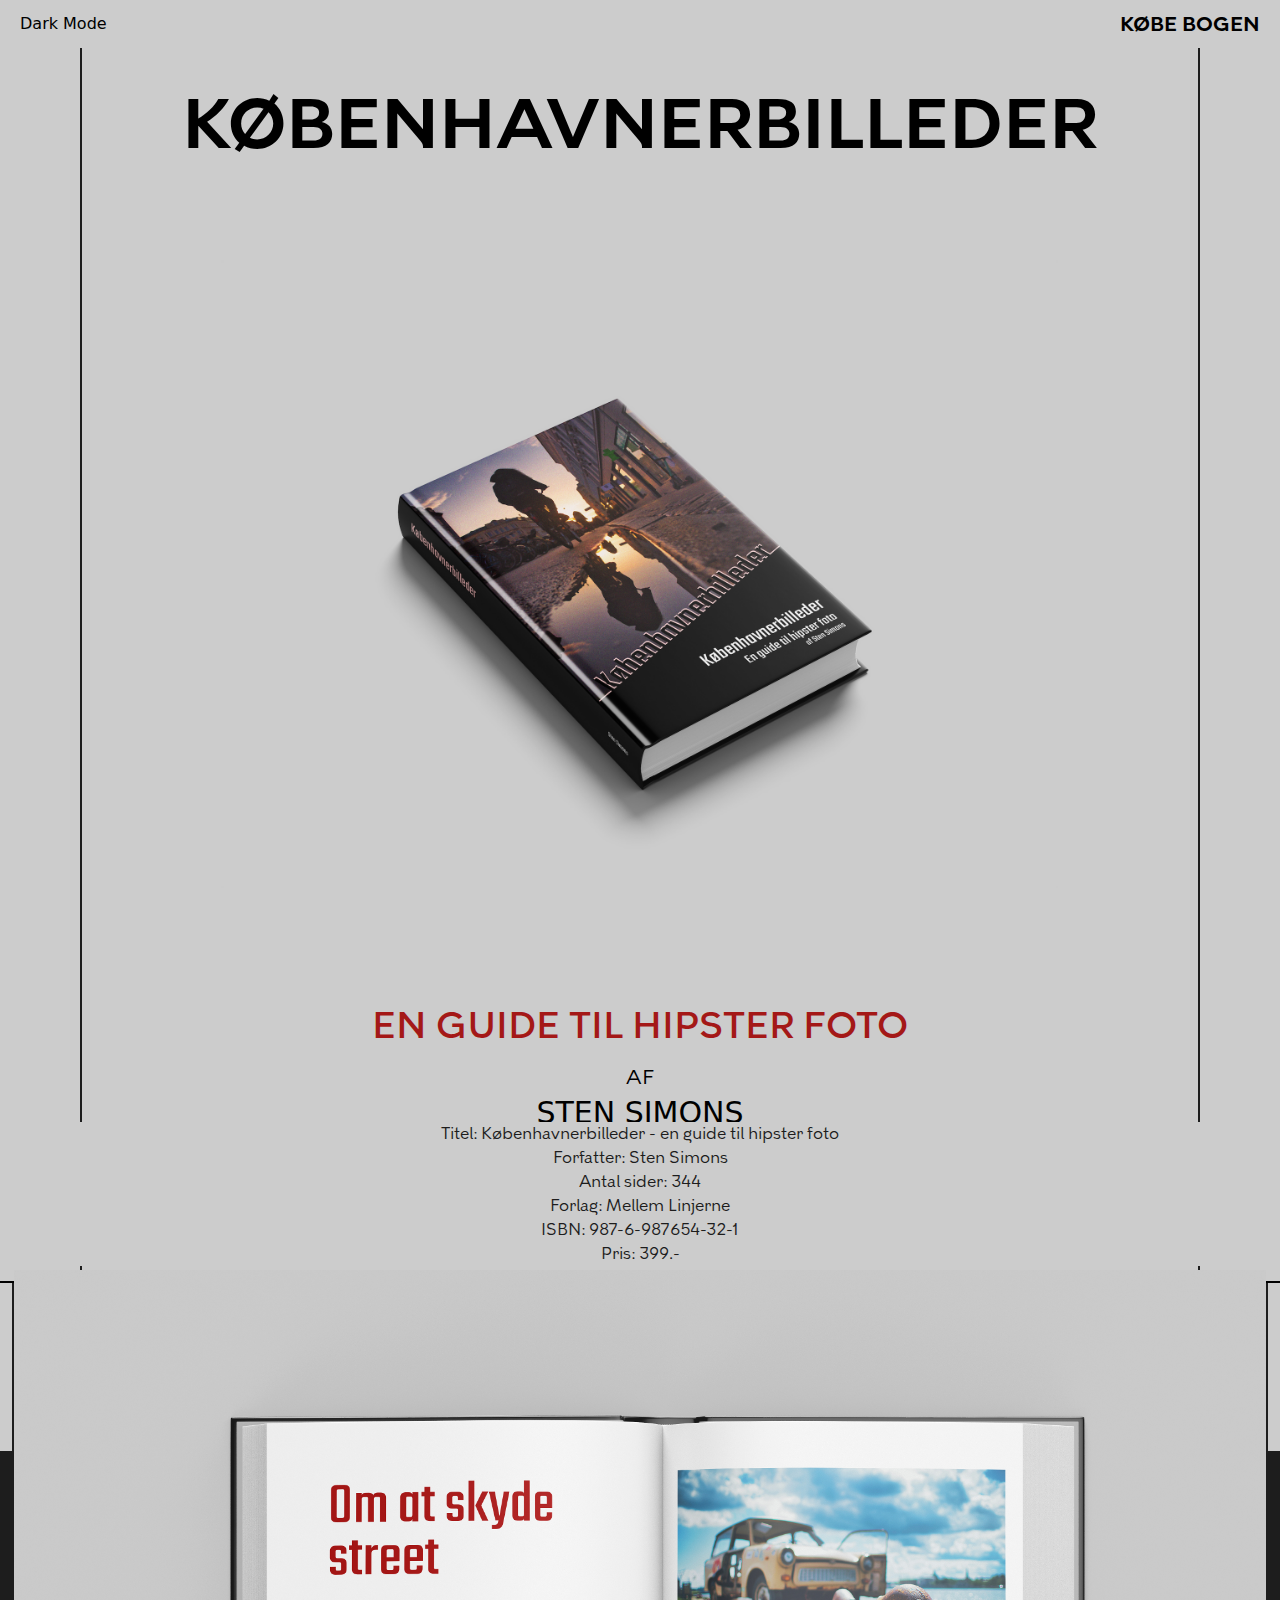
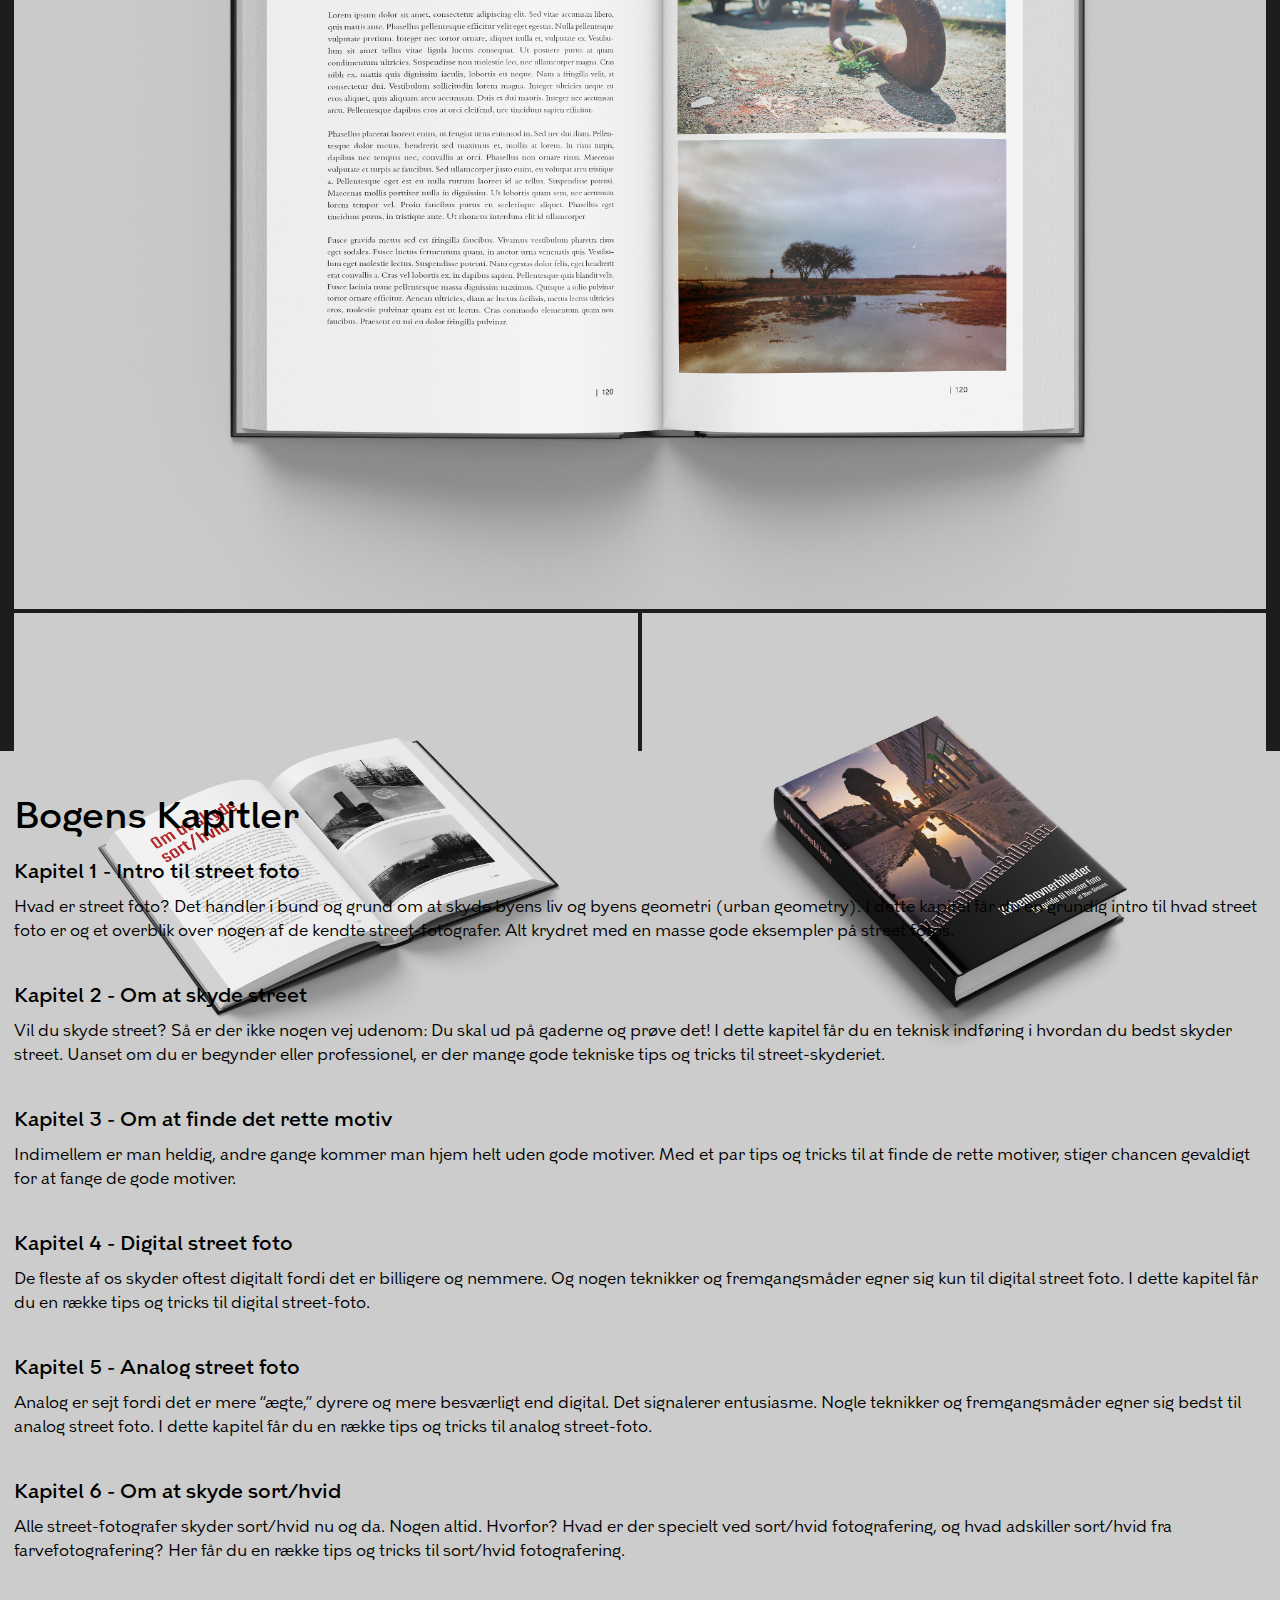
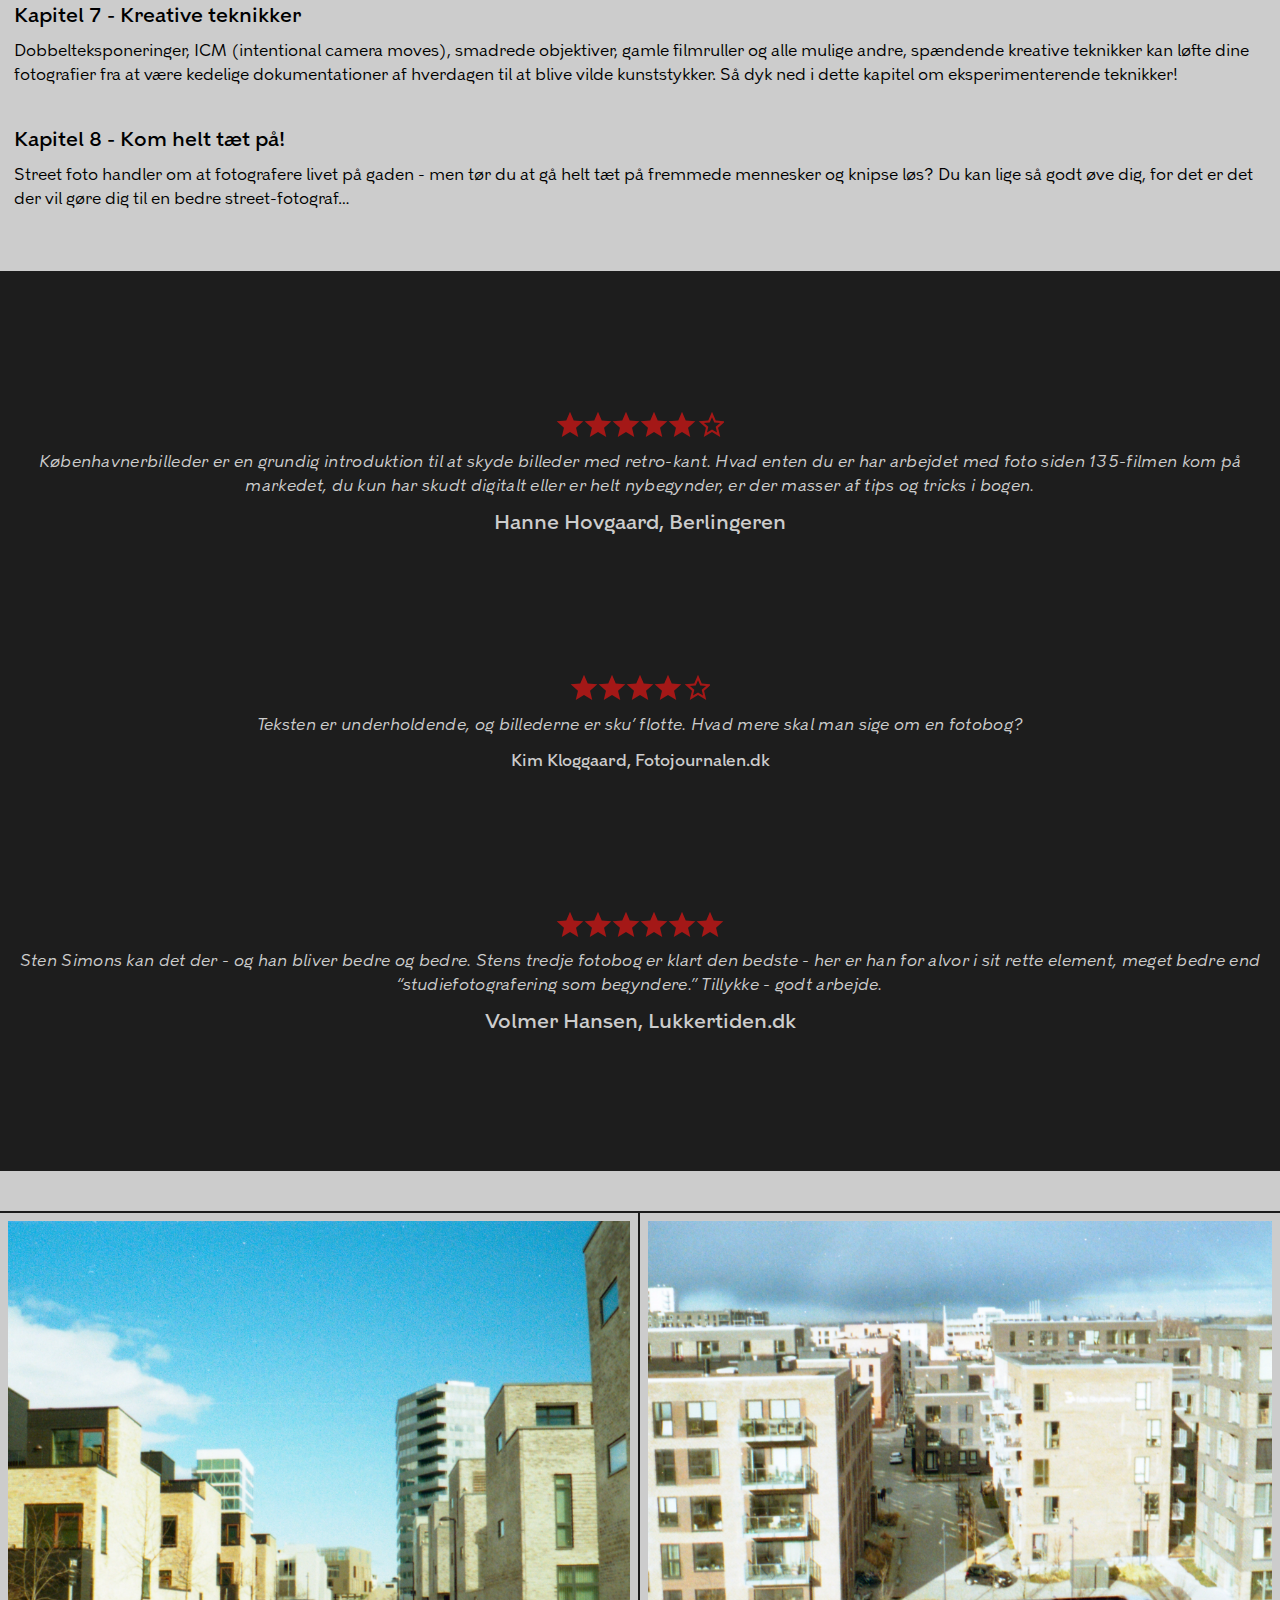
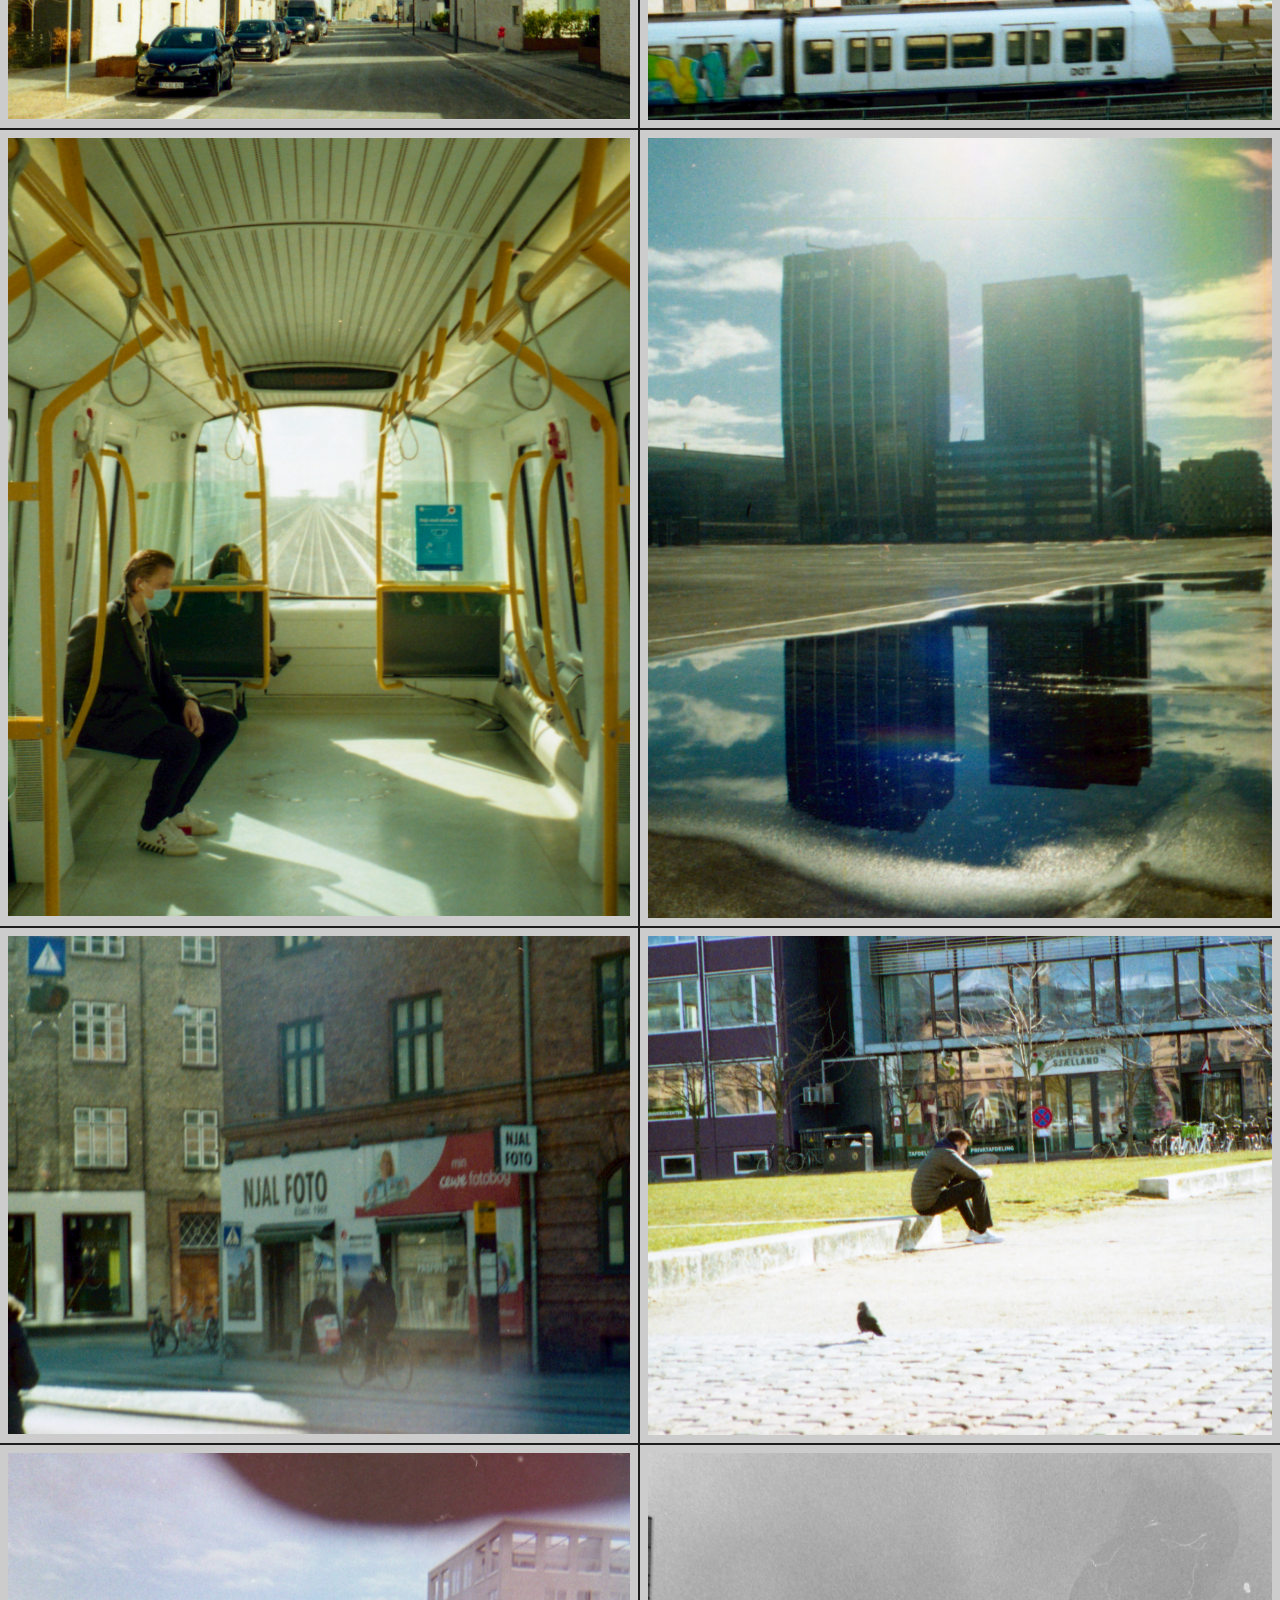
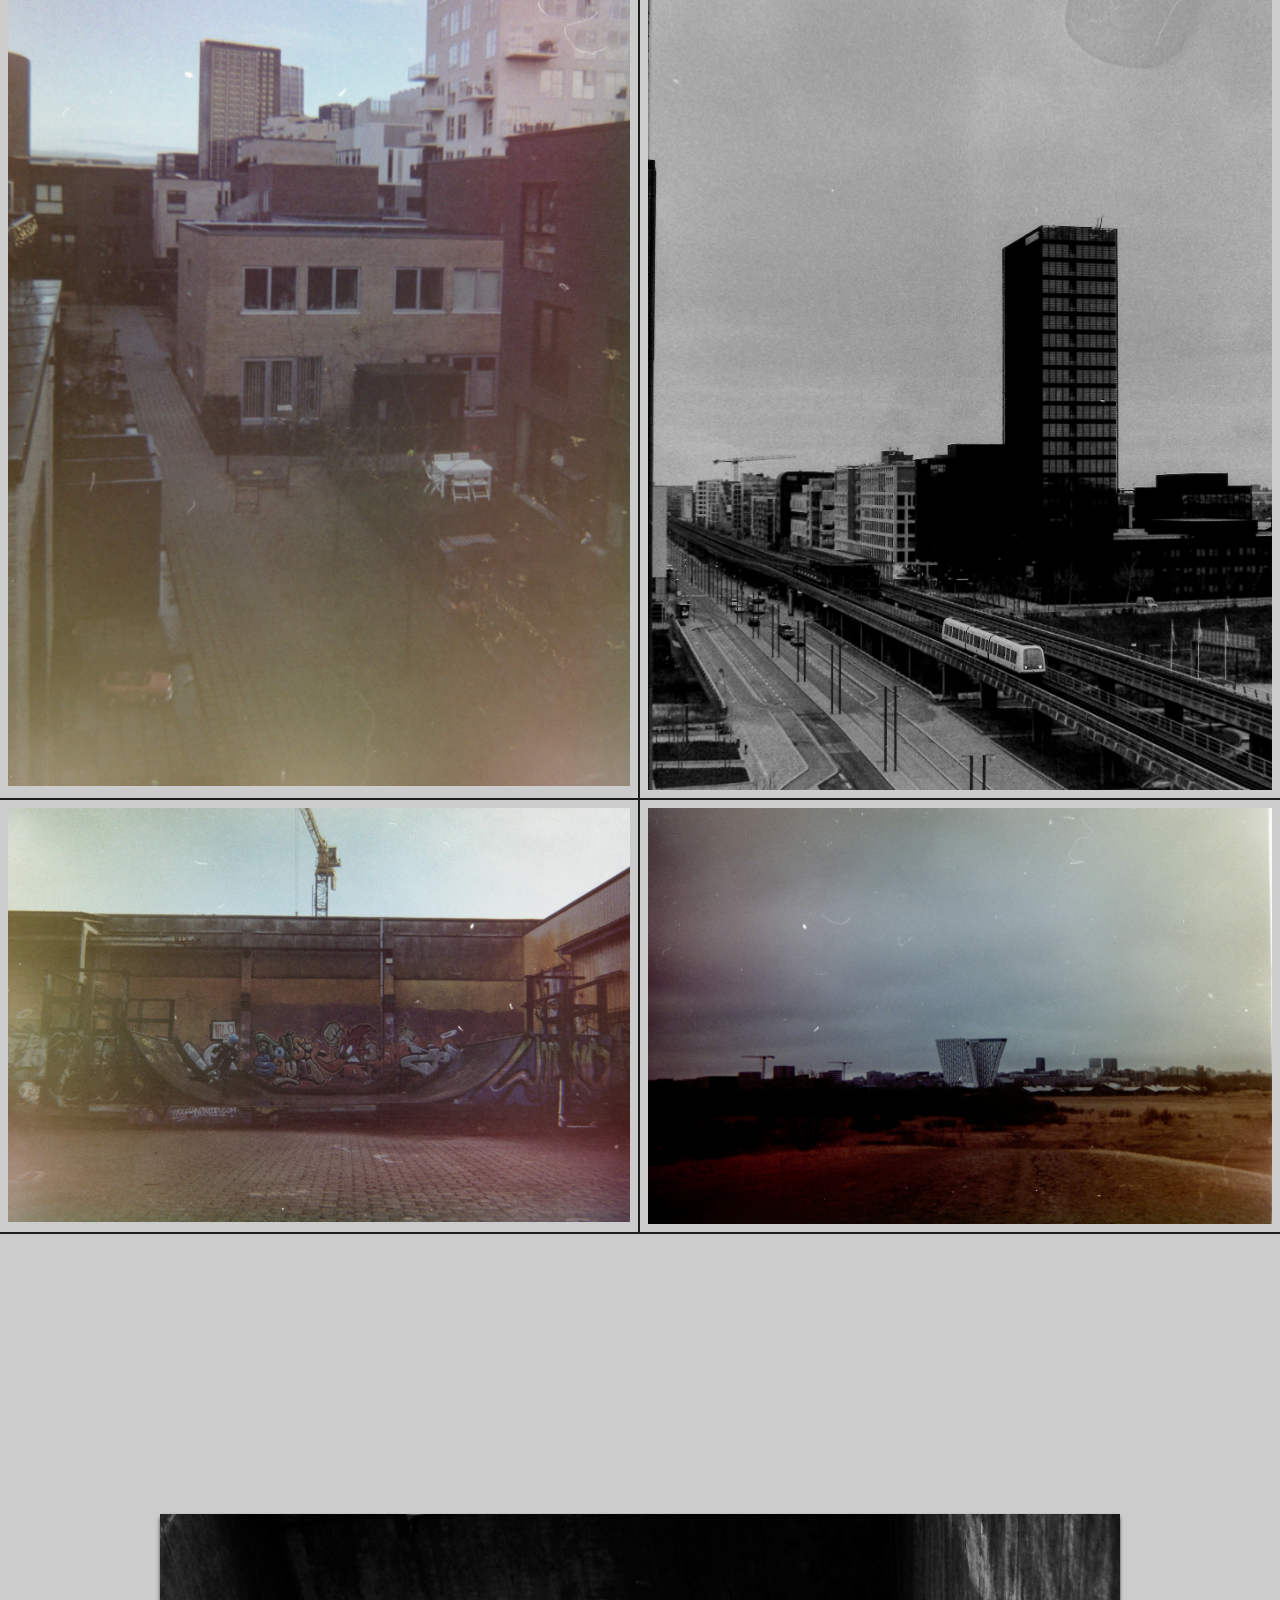
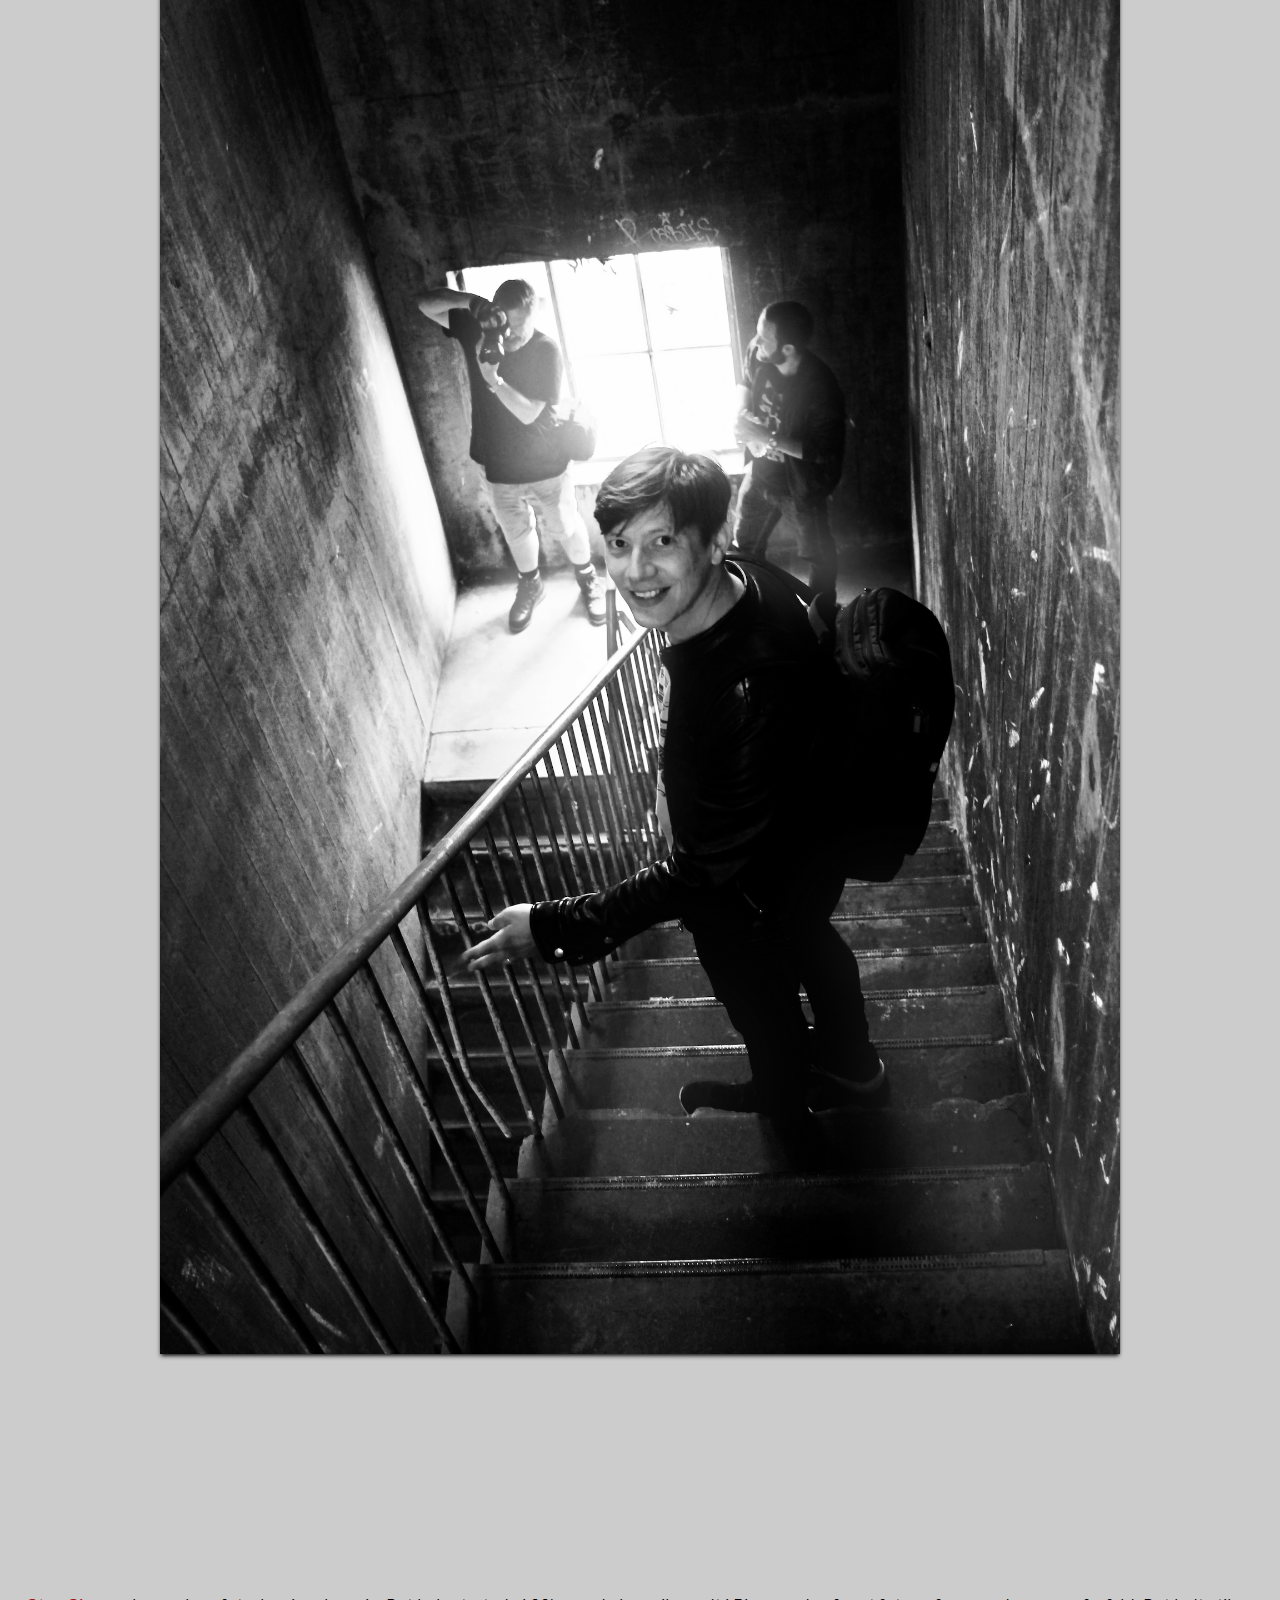
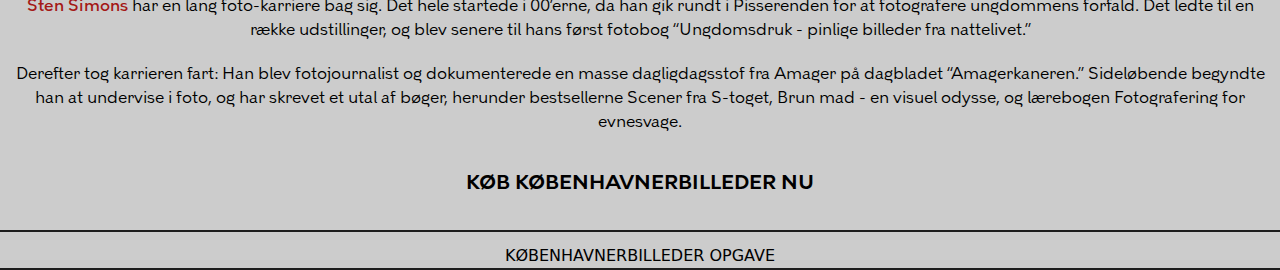
<file: index.html>
<!DOCTYPE html>
<html lang="en">

<head>
  <meta charset="UTF-8" />
  <link rel="icon" type="image/svg+xml" href="/vite.svg" />
  <meta name="viewport" content="width=device-width, initial-scale=1.0" />
  <title>Københavnerbillder</title>
  <script type="module" crossorigin src="./assets/main-a2be60d9.js"></script>
  <link rel="stylesheet" href="./assets/index-d8c3582a.css">
</head>

<body class="dark:bg-secondary bg-primary m-auto box-border">
  <header class="flex justify-between mx-5 my-3 ">
    <button id="toggle-btn">Dark Mode</button>
    <button
      class="text-mb_btnTxt font-kbh_demibold  visited:text-secondary hover:text-accent hover:underline-offset-4 hover:underline">KØBE
      BOGEN</button>
  </header>
  <main>

    <section id="hero" class="text-center bg-primary">
      <div class="border-solid mx-3 border-x-2 pt-1 border-secondary sm:mx-20 ">
        <h1 class=" pt-20 px-1 font-kbh_demibold text-mb_h1 break-words md:text-dt_h1 md:relative z-10 md:pt-10">
          KØBENHAVNERBILLEDER</h1>

        <img class=" object-fill sm: scale-75" src="img/kobenhavnerbilleder-sten-simons.webp" alt="">

        <h2 class="text-mb_h2 font-kbh_medium text-accent py-2">EN GUIDE TIL HIPSTER FOTO</h2>
        <h4 class="text-mb_h4 font-kbh_regular py-2">AF</h4>
        <h3 class="text-mb_h3 pt-2 pb-40">STEN SIMONS</h3>
      </div>
      <div id="bottom-line" class="border-solid border-b-2"></div>
      <div class="border-solid mx-3 border-x-2 border-secondary py-5">
        <h4 class="text-mb_h4 font-kbh_regular pt-5 pb-2">Københavnerbilleder er de danske streetfotografers bibel: Det
          er en fusion
          mellem et kunstværk og en
          lærebog.
        </h4>
        <h4 class="text-mb_h4 font-kbh_regular pt-2 pb-5">Bogen gennemgår alle væsentlige aspekter af
          streetfotografering fra
          grundlæggende teknik til kreative
          eksperimenter. Alt sammen krydret med masser af inspirerende fotos. God læselyst!</h4>
      </div>
    </section>

    <section id="bog-info" class="bg-secondary h-screen content-center	 px-3.5  grid grid-cols-2 auto-rows-max
   gap-1 ">
      <div id="info-container" class="bg-primary  text-center  py-auto col-span-2">
        <h5 class="text-secondary text-mb-h5 font-kbh_regular ">Titel: Københavnerbilleder - en guide til hipster foto
        </h5>
        <h5 class="text-secondary text-mb-h5 font-kbh_regular ">Forfatter: Sten Simons</h5>
        <h5 class="text-secondary text-mb-h5 font-kbh_regular ">Antal sider: 344</h5>
        <h5 class="text-secondary text-mb-h5 font-kbh_regular ">Forlag: Mellem Linjerne</h5>
        <h5 class="text-secondary text-mb-h5 font-kbh_regular ">ISBN: 987-6-987654-32-1</h5>
        <h5 class="text-secondary text-mb-h5 font-kbh_regular ">Pris: 399.-</h5>
      </div>
      <img class=" col-span-2 row-start-2 row-end-4" src="img/kobenhavnerbilleder_oppefra.webp" alt="">
      <img class="" src="img/kobenhavnerbilleder_aaben_venstre.webp" alt="">
      <img class="" src="img/kobenhavnerbilleder-sten-simons.webp" alt="">
    </section>

    <section id="chapters" class="mx-3.5 mb-10">
      <h2 class="font-kbh_medium text-mb_h2 mt-10">Bogens Kapitler</h2>
      <div id="chapterlist-contaier">
        <li class="list-none py-5 	">
          <h4 class="font-kbh_medium text-mb_h4">Kapitel 1 - Intro til street foto</h4>
          <p class="font-kbh_regular text-mb_bodyText pt-3">Hvad er street foto? Det handler i bund og grund om at skyde
            byens liv og byens geometri (urban geometry).
            I dette kapitel får du en grundig intro til hvad street foto er og et overblik over nogen af de kendte
            street-fotografer. Alt krydret med en masse gode eksempler på street fotos.</p>
        </li>
        <li class="list-none py-5	">
          <h4 class="font-kbh_medium text-mb_h4">Kapitel 2 - Om at skyde street</h4>
          <p class="font-kbh_regular text-mb_bodyText pt-3">Vil du skyde street? Så er der ikke nogen vej udenom: Du
            skal ud
            på gaderne og prøve det! I dette kapitel
            får du en teknisk indføring i hvordan du bedst skyder street. Uanset om du er begynder eller professionel,
            er der mange gode tekniske tips og tricks til street-skyderiet.
          </p>
        </li>
        <li class="list-none py-5	">
          <h4 class="font-kbh_medium text-mb_h4">Kapitel 3 - Om at finde det rette motiv</h4>
          <p class="font-kbh_regular text-mb_bodyText pt-3">Indimellem er man heldig, andre gange kommer man hjem helt
            uden
            gode motiver. Med et par tips og tricks til
            at finde de rette motiver, stiger chancen gevaldigt for at fange de gode motiver.</p>
        </li>
        <li class="list-none py-5	">
          <h4 class="font-kbh_medium text-mb_h4">Kapitel 4 - Digital street foto</h4>
          <p class="font-kbh_regular text-mb_bodyText pt-3">De fleste af os skyder oftest digitalt fordi det er
            billigere og
            nemmere. Og nogen teknikker og
            fremgangsmåder egner sig kun til digital street foto. I dette kapitel får du en række tips og tricks til
            digital street-foto.</p>
        </li>
        <li class="list-none py-5	">
          <h4 class="font-kbh_medium text-mb_h4 ">Kapitel 5 - Analog street foto</h4>
          <p class="font-kbh_regular text-mb_bodyText pt-3">Analog er sejt fordi det er mere “ægte,” dyrere og mere
            besværligt end digital. Det signalerer entusiasme.
            Nogle teknikker og fremgangsmåder egner sig bedst til analog street foto. I dette kapitel får du en række
            tips og tricks til analog street-foto.
          </p>
        </li>
        <li class="list-none py-5	">
          <h4 class="font-kbh_medium text-mb_h4">Kapitel 6 - Om at skyde sort/hvid</h4>
          <p class="font-kbh_regular text-mb_bodyText pt-3">Alle street-fotografer skyder sort/hvid nu og da. Nogen
            altid.
            Hvorfor? Hvad er der specielt ved sort/hvid
            fotografering, og hvad adskiller sort/hvid fra farvefotografering? Her får du en række tips og tricks til
            sort/hvid fotografering. </p>
        </li>
        <li class="list-none py-5	">
          <h4 class="font-kbh_medium text-mb_h4">Kapitel 7 - Kreative teknikker</h4>
          <p class="font-kbh_regular text-mb_bodyText pt-3">Dobbelteksponeringer, ICM (intentional camera moves),
            smadrede
            objektiver, gamle filmruller og alle mulige
            andre, spændende kreative teknikker kan løfte dine fotografier fra at være kedelige dokumentationer af
            hverdagen til at blive vilde kunststykker. Så dyk ned i dette kapitel om eksperimenterende teknikker!</p>
        </li>
        <li class="list-none py-5	">
          <h4 class="font-kbh_medium text-mb_h4">Kapitel 8 - Kom helt tæt på!</h4>
          <p class="font-kbh_regular text-mb_bodyText pt-3">Street foto handler om at fotografere livet på gaden - men
            tør du
            at gå helt tæt på fremmede mennesker og
            knipse løs? Du kan lige så godt øve dig, for det er det der vil gøre dig til en bedre street-fotograf…</p>
        </li>
      </div>
    </section>

    <section id="reviews" class="bg-secondary h-screen flex flex-col justify-evenly">
      <div id="review-container1" class="flex  flex-col items-center text-center gap-3 mx-3.5">
        <div id="stars" class="flex flex-row items-center">
          <svg width="28" height="26" viewBox="0 0 28 26" fill="none" xmlns="http://www.w3.org/2000/svg">
            <path
              d="M14 21.0267L22.24 26L20.0533 16.6267L27.3333 10.32L17.7466 9.50669L14 0.666687L10.2533 9.50669L0.666626 10.32L7.94663 16.6267L5.75996 26L14 21.0267Z"
              fill="#A41817" />
          </svg>
          <svg width="28" height="26" viewBox="0 0 28 26" fill="none" xmlns="http://www.w3.org/2000/svg">
            <path
              d="M14 21.0267L22.24 26L20.0533 16.6267L27.3333 10.32L17.7466 9.50669L14 0.666687L10.2533 9.50669L0.666626 10.32L7.94663 16.6267L5.75996 26L14 21.0267Z"
              fill="#A41817" />
          </svg>
          <svg width="28" height="26" viewBox="0 0 28 26" fill="none" xmlns="http://www.w3.org/2000/svg">
            <path
              d="M14 21.0267L22.24 26L20.0533 16.6267L27.3333 10.32L17.7466 9.50669L14 0.666687L10.2533 9.50669L0.666626 10.32L7.94663 16.6267L5.75996 26L14 21.0267Z"
              fill="#A41817" />
          </svg>
          <svg width="28" height="26" viewBox="0 0 28 26" fill="none" xmlns="http://www.w3.org/2000/svg">
            <path
              d="M14 21.0267L22.24 26L20.0533 16.6267L27.3333 10.32L17.7466 9.50669L14 0.666687L10.2533 9.50669L0.666626 10.32L7.94663 16.6267L5.75996 26L14 21.0267Z"
              fill="#A41817" />
          </svg>
          <svg width="28" height="26" viewBox="0 0 28 26" fill="none" xmlns="http://www.w3.org/2000/svg">
            <path
              d="M14 21.0267L22.24 26L20.0533 16.6267L27.3333 10.32L17.7466 9.50669L14 0.666687L10.2533 9.50669L0.666626 10.32L7.94663 16.6267L5.75996 26L14 21.0267Z"
              fill="#A41817" />
          </svg>
          <svg width="28" height="29" viewBox="0 0 28 29" fill="none" xmlns="http://www.w3.org/2000/svg">
            <path
              d="M29.3333 12.32L19.7466 11.4934L16 2.66669L12.2533 11.5067L2.66663 12.32L9.94663 18.6267L7.75996 28L16 23.0267L24.24 28L22.0666 18.6267L29.3333 12.32ZM16 20.5334L10.9866 23.56L12.32 17.8534L7.89329 14.0134L13.7333 13.5067L16 8.13335L18.28 13.52L24.12 14.0267L19.6933 17.8667L21.0266 23.5734L16 20.5334Z"
              fill="#A41817" />
          </svg>
        </div>

        <p id="quote1" class="text-mb_quoteText font-kbh_italic text-primary">
          Københavnerbilleder er en grundig introduktion til at skyde billeder med retro-kant. Hvad enten du er har
          arbejdet med foto siden 135-filmen kom på markedet, du kun har skudt digitalt eller er helt nybegynder, er der
          masser af tips og tricks i bogen.
        </p>

        <h5 class="font-kbh_medium text-primary text-mb_h4 ">Hanne Hovgaard, Berlingeren</h5>
      </div>
      <div id="review-container2" class="flex  flex-col items-center text-center gap-3 mx-3.5">
        <div id="stars-4/5" class="flex flex-row items-center">
          <svg width="28" height="26" viewBox="0 0 28 26" fill="none" xmlns="http://www.w3.org/2000/svg">
            <path
              d="M14 21.0267L22.24 26L20.0533 16.6267L27.3333 10.32L17.7466 9.50669L14 0.666687L10.2533 9.50669L0.666626 10.32L7.94663 16.6267L5.75996 26L14 21.0267Z"
              fill="#A41817" />
          </svg>
          <svg width="28" height="26" viewBox="0 0 28 26" fill="none" xmlns="http://www.w3.org/2000/svg">
            <path
              d="M14 21.0267L22.24 26L20.0533 16.6267L27.3333 10.32L17.7466 9.50669L14 0.666687L10.2533 9.50669L0.666626 10.32L7.94663 16.6267L5.75996 26L14 21.0267Z"
              fill="#A41817" />
          </svg>
          <svg width="28" height="26" viewBox="0 0 28 26" fill="none" xmlns="http://www.w3.org/2000/svg">
            <path
              d="M14 21.0267L22.24 26L20.0533 16.6267L27.3333 10.32L17.7466 9.50669L14 0.666687L10.2533 9.50669L0.666626 10.32L7.94663 16.6267L5.75996 26L14 21.0267Z"
              fill="#A41817" />
          </svg>
          <svg width="28" height="26" viewBox="0 0 28 26" fill="none" xmlns="http://www.w3.org/2000/svg">
            <path
              d="M14 21.0267L22.24 26L20.0533 16.6267L27.3333 10.32L17.7466 9.50669L14 0.666687L10.2533 9.50669L0.666626 10.32L7.94663 16.6267L5.75996 26L14 21.0267Z"
              fill="#A41817" />
          </svg>
          <svg width="28" height="29" viewBox="0 0 28 29" fill="none" xmlns="http://www.w3.org/2000/svg">
            <path
              d="M29.3333 12.32L19.7466 11.4934L16 2.66669L12.2533 11.5067L2.66663 12.32L9.94663 18.6267L7.75996 28L16 23.0267L24.24 28L22.0666 18.6267L29.3333 12.32ZM16 20.5334L10.9866 23.56L12.32 17.8534L7.89329 14.0134L13.7333 13.5067L16 8.13335L18.28 13.52L24.12 14.0267L19.6933 17.8667L21.0266 23.5734L16 20.5334Z"
              fill="#A41817" />
          </svg>
        </div>

        <p id="quote2" class="text-mb_quoteText font-kbh_italic text-primary">
          Teksten er underholdende, og billederne er sku’ flotte. Hvad mere skal man sige om en fotobog?
        </p>

        <h5 class="font-kbh_medium text-primary text-mb_h4' ">Kim Kloggaard, Fotojournalen.dk</h5>
      </div>
      <div id="review-container3" class="flex  flex-col items-center text-center gap-3 mx-3.5">
        <div id="stars-6/6" class="flex flex-row items-center">
          <svg width="28" height="26" viewBox="0 0 28 26" fill="none" xmlns="http://www.w3.org/2000/svg">
            <path
              d="M14 21.0267L22.24 26L20.0533 16.6267L27.3333 10.32L17.7466 9.50669L14 0.666687L10.2533 9.50669L0.666626 10.32L7.94663 16.6267L5.75996 26L14 21.0267Z"
              fill="#A41817" />
          </svg>
          <svg width="28" height="26" viewBox="0 0 28 26" fill="none" xmlns="http://www.w3.org/2000/svg">
            <path
              d="M14 21.0267L22.24 26L20.0533 16.6267L27.3333 10.32L17.7466 9.50669L14 0.666687L10.2533 9.50669L0.666626 10.32L7.94663 16.6267L5.75996 26L14 21.0267Z"
              fill="#A41817" />
          </svg>
          <svg width="28" height="26" viewBox="0 0 28 26" fill="none" xmlns="http://www.w3.org/2000/svg">
            <path
              d="M14 21.0267L22.24 26L20.0533 16.6267L27.3333 10.32L17.7466 9.50669L14 0.666687L10.2533 9.50669L0.666626 10.32L7.94663 16.6267L5.75996 26L14 21.0267Z"
              fill="#A41817" />
          </svg>
          <svg width="28" height="26" viewBox="0 0 28 26" fill="none" xmlns="http://www.w3.org/2000/svg">
            <path
              d="M14 21.0267L22.24 26L20.0533 16.6267L27.3333 10.32L17.7466 9.50669L14 0.666687L10.2533 9.50669L0.666626 10.32L7.94663 16.6267L5.75996 26L14 21.0267Z"
              fill="#A41817" />
          </svg>
          <svg width="28" height="26" viewBox="0 0 28 26" fill="none" xmlns="http://www.w3.org/2000/svg">
            <path
              d="M14 21.0267L22.24 26L20.0533 16.6267L27.3333 10.32L17.7466 9.50669L14 0.666687L10.2533 9.50669L0.666626 10.32L7.94663 16.6267L5.75996 26L14 21.0267Z"
              fill="#A41817" />
          </svg> <svg width="28" height="26" viewBox="0 0 28 26" fill="none" xmlns="http://www.w3.org/2000/svg">
            <path
              d="M14 21.0267L22.24 26L20.0533 16.6267L27.3333 10.32L17.7466 9.50669L14 0.666687L10.2533 9.50669L0.666626 10.32L7.94663 16.6267L5.75996 26L14 21.0267Z"
              fill="#A41817" />
          </svg>

        </div>

        <p id="quote3" class="text-mb_quoteText font-kbh_italic text-primary">
          Sten Simons kan det der - og han bliver bedre og bedre. Stens tredje fotobog er klart den bedste - her er han
          for alvor i sit rette element, meget bedre end “studiefotografering som begyndere.” Tillykke - godt arbejde.
        </p>

        <h5 class="font-kbh_medium text-primary text-mb_h4 ">Volmer Hansen, Lukkertiden.dk</h5>
      </div>
    </section>

    <section id="image-gallery" class=" grid grid-cols-2 py-10 ">
      <div class="p-2 border-solid  border-t-2 border-r-2 border-secondary">
        <img src="img/orestad-til-islands-brygge-pentax-auto-110-24.webp" alt="">
      </div>
      <div class="p-2 border-solid  border-t-2  border-secondary">
        <img src="img/orestad-til-islands-brygge-pentax-auto-110.webp" alt="">
      </div>
      <div class="p-2 border-solid  border-t-2 border-r-2 border-secondary">
        <img src="img/orestad-til-islands-brygge-pentax-auto-110-16.webp" alt="">
      </div>
      <div class="p-2 border-solid  border-t-2  border-secondary">
        <img src="img/orestad-til-islands-brygge-pentax-auto-110-19.webp" alt="">
      </div>
      <div class="p-2 border-solid  border-t-2 border-r-2 border-secondary">
        <img src="img/orestad-til-islands-brygge-pentax-auto-110-17.webp" alt="">
      </div>
      <div class="p-2 border-solid  border-t-2  border-secondary">
        <img src="img/orestad-til-islands-brygge-pentax-auto-110-12.webp" alt="">
      </div>
      <div class="p-2 border-solid  border-t-2 border-r-2 border-secondary">
        <img src="img/agfa-genanvendeligt-kamera-35mm-film-2-7.webp" alt="">
      </div>
      <div class="p-2 border-solid  border-t-2  border-secondary">
        <img src="img/nikkormat-ft2-orestad-c-6.webp" alt="">
      </div>
      <div class="p-2 border-solid  border-y-2 border-r-2 border-secondary">
        <img src="img/agfa-genanvendeligt-kamera-35mm-film-2-5.webp" alt="">
      </div>
      <div class="p-2 border-solid  border-y-2  border-secondary">
        <img src="img/amarminoen-med-et-agfa-le-box-3.webp" alt="">
      </div>
    </section>
    <section id="author" class="relative">
      <div id="background" class="">
        <img class="scale-75 relative shadow-md shadow-secondary" src="img/sten_simons.webp" alt="">
      </div>
      <div class="mx-3.5 text-center">
        <p class="text-mb_bodyText font-kbh_regular text-center"> <span
            class="text-accent text-mb_bodyText font-kbh_medium"> Sten Simons</span> har en lang foto-karriere bag sig.
          Det hele startede i 00’erne, da han gik rundt i Pisserenden
          for
          at fotografere ungdommens forfald. Det ledte til en række udstillinger, og blev senere til hans først fotobog
          “Ungdomsdruk - pinlige billeder fra nattelivet.”</p>
        <p class="text-mb_bodyText font-kbh_regular pt-5 text-center">Derefter tog karrieren fart: Han blev
          fotojournalist og dokumenterede en masse dagligdagsstof fra Amager på
          dagbladet “Amagerkaneren.” Sideløbende begyndte han at undervise i foto, og har skrevet et utal af bøger,
          herunder bestsellerne Scener fra S-toget, Brun mad - en visuel odysse, og lærebogen Fotografering for
          evnesvage.
        </p>
        <button
          class="py-10 font-kbh_demibold text-mb_btnTxt visited:text-secondary hover:text-accent hover:underline-offset-4 hover:underline">KØB
          KØBENHAVNERBILLEDER NU</button>
      </div>
    </section>

  </main>

  <footer class="border-solid pt-3 border-y-2 text-center border-secondary ">
    <p>KØBENHAVNERBILLEDER OPGAVE</p>

  </footer>


  
</body>

</html>
</file>
<file: assets/index-d8c3582a.css>
*,:before,:after{box-sizing:border-box;border-width:0;border-style:solid;border-color:currentColor}:before,:after{--tw-content: ""}html{line-height:1.5;-webkit-text-size-adjust:100%;-moz-tab-size:4;-o-tab-size:4;tab-size:4;font-family:ui-sans-serif,system-ui,-apple-system,BlinkMacSystemFont,Segoe UI,Roboto,Helvetica Neue,Arial,Noto Sans,sans-serif,"Apple Color Emoji","Segoe UI Emoji",Segoe UI Symbol,"Noto Color Emoji";font-feature-settings:normal}body{margin:0;line-height:inherit}hr{height:0;color:inherit;border-top-width:1px}abbr:where([title]){-webkit-text-decoration:underline dotted;text-decoration:underline dotted}h1,h2,h3,h4,h5,h6{font-size:inherit;font-weight:inherit}a{color:inherit;text-decoration:inherit}b,strong{font-weight:bolder}code,kbd,samp,pre{font-family:ui-monospace,SFMono-Regular,Menlo,Monaco,Consolas,Liberation Mono,Courier New,monospace;font-size:1em}small{font-size:80%}sub,sup{font-size:75%;line-height:0;position:relative;vertical-align:baseline}sub{bottom:-.25em}sup{top:-.5em}table{text-indent:0;border-color:inherit;border-collapse:collapse}button,input,optgroup,select,textarea{font-family:inherit;font-size:100%;font-weight:inherit;line-height:inherit;color:inherit;margin:0;padding:0}button,select{text-transform:none}button,[type=button],[type=reset],[type=submit]{-webkit-appearance:button;background-color:transparent;background-image:none}:-moz-focusring{outline:auto}:-moz-ui-invalid{box-shadow:none}progress{vertical-align:baseline}::-webkit-inner-spin-button,::-webkit-outer-spin-button{height:auto}[type=search]{-webkit-appearance:textfield;outline-offset:-2px}::-webkit-search-decoration{-webkit-appearance:none}::-webkit-file-upload-button{-webkit-appearance:button;font:inherit}summary{display:list-item}blockquote,dl,dd,h1,h2,h3,h4,h5,h6,hr,figure,p,pre{margin:0}fieldset{margin:0;padding:0}legend{padding:0}ol,ul,menu{list-style:none;margin:0;padding:0}textarea{resize:vertical}input::-moz-placeholder,textarea::-moz-placeholder{opacity:1;color:#9ca3af}input::placeholder,textarea::placeholder{opacity:1;color:#9ca3af}button,[role=button]{cursor:pointer}:disabled{cursor:default}img,svg,video,canvas,audio,iframe,embed,object{display:block;vertical-align:middle}img,video{max-width:100%;height:auto}[hidden]{display:none}[type=text],[type=email],[type=url],[type=password],[type=number],[type=date],[type=datetime-local],[type=month],[type=search],[type=tel],[type=time],[type=week],[multiple],textarea,select{-webkit-appearance:none;-moz-appearance:none;appearance:none;background-color:#fff;border-color:#6b7280;border-width:1px;border-radius:0;padding:.5rem .75rem;font-size:1rem;line-height:1.5rem;--tw-shadow: 0 0 #0000}[type=text]:focus,[type=email]:focus,[type=url]:focus,[type=password]:focus,[type=number]:focus,[type=date]:focus,[type=datetime-local]:focus,[type=month]:focus,[type=search]:focus,[type=tel]:focus,[type=time]:focus,[type=week]:focus,[multiple]:focus,textarea:focus,select:focus{outline:2px solid transparent;outline-offset:2px;--tw-ring-inset: var(--tw-empty, );--tw-ring-offset-width: 0px;--tw-ring-offset-color: #fff;--tw-ring-color: #2563eb;--tw-ring-offset-shadow: var(--tw-ring-inset) 0 0 0 var(--tw-ring-offset-width) var(--tw-ring-offset-color);--tw-ring-shadow: var(--tw-ring-inset) 0 0 0 calc(1px + var(--tw-ring-offset-width)) var(--tw-ring-color);box-shadow:var(--tw-ring-offset-shadow),var(--tw-ring-shadow),var(--tw-shadow);border-color:#2563eb}input::-moz-placeholder,textarea::-moz-placeholder{color:#6b7280;opacity:1}input::placeholder,textarea::placeholder{color:#6b7280;opacity:1}::-webkit-datetime-edit-fields-wrapper{padding:0}::-webkit-date-and-time-value{min-height:1.5em}::-webkit-datetime-edit,::-webkit-datetime-edit-year-field,::-webkit-datetime-edit-month-field,::-webkit-datetime-edit-day-field,::-webkit-datetime-edit-hour-field,::-webkit-datetime-edit-minute-field,::-webkit-datetime-edit-second-field,::-webkit-datetime-edit-millisecond-field,::-webkit-datetime-edit-meridiem-field{padding-top:0;padding-bottom:0}select{background-image:url("data:image/svg+xml,%3csvg xmlns='http://www.w3.org/2000/svg' fill='none' viewBox='0 0 20 20'%3e%3cpath stroke='%236b7280' stroke-linecap='round' stroke-linejoin='round' stroke-width='1.5' d='M6 8l4 4 4-4'/%3e%3c/svg%3e");background-position:right .5rem center;background-repeat:no-repeat;background-size:1.5em 1.5em;padding-right:2.5rem;-webkit-print-color-adjust:exact;print-color-adjust:exact}[multiple]{background-image:initial;background-position:initial;background-repeat:unset;background-size:initial;padding-right:.75rem;-webkit-print-color-adjust:unset;print-color-adjust:unset}[type=checkbox],[type=radio]{-webkit-appearance:none;-moz-appearance:none;appearance:none;padding:0;-webkit-print-color-adjust:exact;print-color-adjust:exact;display:inline-block;vertical-align:middle;background-origin:border-box;-webkit-user-select:none;-moz-user-select:none;user-select:none;flex-shrink:0;height:1rem;width:1rem;color:#2563eb;background-color:#fff;border-color:#6b7280;border-width:1px;--tw-shadow: 0 0 #0000}[type=checkbox]{border-radius:0}[type=radio]{border-radius:100%}[type=checkbox]:focus,[type=radio]:focus{outline:2px solid transparent;outline-offset:2px;--tw-ring-inset: var(--tw-empty, );--tw-ring-offset-width: 2px;--tw-ring-offset-color: #fff;--tw-ring-color: #2563eb;--tw-ring-offset-shadow: var(--tw-ring-inset) 0 0 0 var(--tw-ring-offset-width) var(--tw-ring-offset-color);--tw-ring-shadow: var(--tw-ring-inset) 0 0 0 calc(2px + var(--tw-ring-offset-width)) var(--tw-ring-color);box-shadow:var(--tw-ring-offset-shadow),var(--tw-ring-shadow),var(--tw-shadow)}[type=checkbox]:checked,[type=radio]:checked{border-color:transparent;background-color:currentColor;background-size:100% 100%;background-position:center;background-repeat:no-repeat}[type=checkbox]:checked{background-image:url("data:image/svg+xml,%3csvg viewBox='0 0 16 16' fill='white' xmlns='http://www.w3.org/2000/svg'%3e%3cpath d='M12.207 4.793a1 1 0 010 1.414l-5 5a1 1 0 01-1.414 0l-2-2a1 1 0 011.414-1.414L6.5 9.086l4.293-4.293a1 1 0 011.414 0z'/%3e%3c/svg%3e")}[type=radio]:checked{background-image:url("data:image/svg+xml,%3csvg viewBox='0 0 16 16' fill='white' xmlns='http://www.w3.org/2000/svg'%3e%3ccircle cx='8' cy='8' r='3'/%3e%3c/svg%3e")}[type=checkbox]:checked:hover,[type=checkbox]:checked:focus,[type=radio]:checked:hover,[type=radio]:checked:focus{border-color:transparent;background-color:currentColor}[type=checkbox]:indeterminate{background-image:url("data:image/svg+xml,%3csvg xmlns='http://www.w3.org/2000/svg' fill='none' viewBox='0 0 16 16'%3e%3cpath stroke='white' stroke-linecap='round' stroke-linejoin='round' stroke-width='2' d='M4 8h8'/%3e%3c/svg%3e");border-color:transparent;background-color:currentColor;background-size:100% 100%;background-position:center;background-repeat:no-repeat}[type=checkbox]:indeterminate:hover,[type=checkbox]:indeterminate:focus{border-color:transparent;background-color:currentColor}[type=file]{background:unset;border-color:inherit;border-width:0;border-radius:0;padding:0;font-size:unset;line-height:inherit}[type=file]:focus{outline:1px solid ButtonText;outline:1px auto -webkit-focus-ring-color}@font-face{font-family:KBH-Demibold;src:url(./KBH-Demibold-09497ae0.otf)}@font-face{font-family:KBH-Medium;src:url(./KBH-Medium-5799ebb5.otf)}@font-face{font-family:KBH-Regular;src:url(./KBH-Regular-f0a0936d.otf)}@font-face{font-family:KBH-Italic;src:url(./KBH-Italic-91d6334c.otf)}*,:before,:after{--tw-border-spacing-x: 0;--tw-border-spacing-y: 0;--tw-translate-x: 0;--tw-translate-y: 0;--tw-rotate: 0;--tw-skew-x: 0;--tw-skew-y: 0;--tw-scale-x: 1;--tw-scale-y: 1;--tw-pan-x: ;--tw-pan-y: ;--tw-pinch-zoom: ;--tw-scroll-snap-strictness: proximity;--tw-ordinal: ;--tw-slashed-zero: ;--tw-numeric-figure: ;--tw-numeric-spacing: ;--tw-numeric-fraction: ;--tw-ring-inset: ;--tw-ring-offset-width: 0px;--tw-ring-offset-color: #fff;--tw-ring-color: rgb(59 130 246 / .5);--tw-ring-offset-shadow: 0 0 #0000;--tw-ring-shadow: 0 0 #0000;--tw-shadow: 0 0 #0000;--tw-shadow-colored: 0 0 #0000;--tw-blur: ;--tw-brightness: ;--tw-contrast: ;--tw-grayscale: ;--tw-hue-rotate: ;--tw-invert: ;--tw-saturate: ;--tw-sepia: ;--tw-drop-shadow: ;--tw-backdrop-blur: ;--tw-backdrop-brightness: ;--tw-backdrop-contrast: ;--tw-backdrop-grayscale: ;--tw-backdrop-hue-rotate: ;--tw-backdrop-invert: ;--tw-backdrop-opacity: ;--tw-backdrop-saturate: ;--tw-backdrop-sepia: }::backdrop{--tw-border-spacing-x: 0;--tw-border-spacing-y: 0;--tw-translate-x: 0;--tw-translate-y: 0;--tw-rotate: 0;--tw-skew-x: 0;--tw-skew-y: 0;--tw-scale-x: 1;--tw-scale-y: 1;--tw-pan-x: ;--tw-pan-y: ;--tw-pinch-zoom: ;--tw-scroll-snap-strictness: proximity;--tw-ordinal: ;--tw-slashed-zero: ;--tw-numeric-figure: ;--tw-numeric-spacing: ;--tw-numeric-fraction: ;--tw-ring-inset: ;--tw-ring-offset-width: 0px;--tw-ring-offset-color: #fff;--tw-ring-color: rgb(59 130 246 / .5);--tw-ring-offset-shadow: 0 0 #0000;--tw-ring-shadow: 0 0 #0000;--tw-shadow: 0 0 #0000;--tw-shadow-colored: 0 0 #0000;--tw-blur: ;--tw-brightness: ;--tw-contrast: ;--tw-grayscale: ;--tw-hue-rotate: ;--tw-invert: ;--tw-saturate: ;--tw-sepia: ;--tw-drop-shadow: ;--tw-backdrop-blur: ;--tw-backdrop-brightness: ;--tw-backdrop-contrast: ;--tw-backdrop-grayscale: ;--tw-backdrop-hue-rotate: ;--tw-backdrop-invert: ;--tw-backdrop-opacity: ;--tw-backdrop-saturate: ;--tw-backdrop-sepia: }.relative{position:relative}.z-10{z-index:10}.col-span-2{grid-column:span 2 / span 2}.row-start-2{grid-row-start:2}.row-end-4{grid-row-end:4}.m-auto{margin:auto}.mx-5{margin-left:1.25rem;margin-right:1.25rem}.my-3{margin-top:.75rem;margin-bottom:.75rem}.mx-3{margin-left:.75rem;margin-right:.75rem}.mx-3\.5{margin-left:.875rem;margin-right:.875rem}.mb-10{margin-bottom:2.5rem}.mt-10{margin-top:2.5rem}.box-border{box-sizing:border-box}.flex{display:flex}.grid{display:grid}.h-screen{height:100vh}.scale-75{--tw-scale-x: .75;--tw-scale-y: .75;transform:translate(var(--tw-translate-x),var(--tw-translate-y)) rotate(var(--tw-rotate)) skew(var(--tw-skew-x)) skewY(var(--tw-skew-y)) scaleX(var(--tw-scale-x)) scaleY(var(--tw-scale-y))}.list-none{list-style-type:none}.auto-rows-max{grid-auto-rows:max-content}.grid-cols-2{grid-template-columns:repeat(2,minmax(0,1fr))}.flex-row{flex-direction:row}.flex-col{flex-direction:column}.content-center{align-content:center}.items-center{align-items:center}.justify-between{justify-content:space-between}.justify-evenly{justify-content:space-evenly}.gap-1{gap:.25rem}.gap-3{gap:.75rem}.break-words{overflow-wrap:break-word}.border-x-2{border-left-width:2px;border-right-width:2px}.border-y-2{border-top-width:2px;border-bottom-width:2px}.border-b-2{border-bottom-width:2px}.border-t-2{border-top-width:2px}.border-r-2{border-right-width:2px}.border-solid{border-style:solid}.border-secondary{--tw-border-opacity: 1;border-color:rgb(29 29 29 / var(--tw-border-opacity))}.bg-primary{--tw-bg-opacity: 1;background-color:rgb(204 204 204 / var(--tw-bg-opacity))}.bg-secondary{--tw-bg-opacity: 1;background-color:rgb(29 29 29 / var(--tw-bg-opacity))}.object-fill{-o-object-fit:fill;object-fit:fill}.p-2{padding:.5rem}.px-1{padding-left:.25rem;padding-right:.25rem}.py-2{padding-top:.5rem;padding-bottom:.5rem}.py-5{padding-top:1.25rem;padding-bottom:1.25rem}.px-3\.5{padding-left:.875rem;padding-right:.875rem}.px-3{padding-left:.75rem;padding-right:.75rem}.py-10{padding-top:2.5rem;padding-bottom:2.5rem}.pt-1{padding-top:.25rem}.pt-20{padding-top:5rem}.pt-2{padding-top:.5rem}.pb-40{padding-bottom:10rem}.pt-5{padding-top:1.25rem}.pb-2{padding-bottom:.5rem}.pb-5{padding-bottom:1.25rem}.pt-3{padding-top:.75rem}.text-center{text-align:center}.font-kbh_demibold{font-family:KBH-Demibold,sans-serif}.font-kbh_medium{font-family:KBH-Medium,sans-serif}.font-kbh_regular{font-family:KBH-Regular,sans-serfif}.font-kbh_italic{font-family:KBH-Italic,sans-serif}.text-mb_btnTxt{font-size:1.25rem;line-height:1rem;letter-spacing:0rem}.text-mb_h1{font-size:2.5rem;line-height:3rem;letter-spacing:0rem}.text-mb_h2{font-size:2.3rem;line-height:3rem;letter-spacing:0rem}.text-mb_h4{font-size:1.25rem;line-height:1.5rem;letter-spacing:0rem}.text-mb_h3{font-size:1.875rem;line-height:1rem;letter-spacing:0rem}.text-mb_bodyText{font-size:1rem;line-height:1.5rem;letter-spacing:0rem}.text-mb_quoteText{font-size:1rem;line-height:1.5rem;letter-spacing:.019rem}.text-accent{--tw-text-opacity: 1;color:rgb(164 24 23 / var(--tw-text-opacity))}.text-secondary{--tw-text-opacity: 1;color:rgb(29 29 29 / var(--tw-text-opacity))}.text-primary{--tw-text-opacity: 1;color:rgb(204 204 204 / var(--tw-text-opacity))}.shadow-md{--tw-shadow: 0 4px 6px -1px rgb(0 0 0 / .1), 0 2px 4px -2px rgb(0 0 0 / .1);--tw-shadow-colored: 0 4px 6px -1px var(--tw-shadow-color), 0 2px 4px -2px var(--tw-shadow-color);box-shadow:var(--tw-ring-offset-shadow, 0 0 #0000),var(--tw-ring-shadow, 0 0 #0000),var(--tw-shadow)}.shadow-secondary{--tw-shadow-color: #1d1d1d;--tw-shadow: var(--tw-shadow-colored)}.ring{--tw-ring-offset-shadow: var(--tw-ring-inset) 0 0 0 var(--tw-ring-offset-width) var(--tw-ring-offset-color);--tw-ring-shadow: var(--tw-ring-inset) 0 0 0 calc(3px + var(--tw-ring-offset-width)) var(--tw-ring-color);box-shadow:var(--tw-ring-offset-shadow),var(--tw-ring-shadow),var(--tw-shadow, 0 0 #0000)}.visited\:text-secondary:visited{color:#1d1d1d}.hover\:text-accent:hover{--tw-text-opacity: 1;color:rgb(164 24 23 / var(--tw-text-opacity))}.hover\:underline:hover{text-decoration-line:underline}.hover\:underline-offset-4:hover{text-underline-offset:4px}.dark .dark\:bg-secondary{--tw-bg-opacity: 1;background-color:rgb(29 29 29 / var(--tw-bg-opacity))}@media (min-width: 640px){.sm\:mx-20{margin-left:5rem;margin-right:5rem}}@media (min-width: 768px){.md\:relative{position:relative}.md\:pt-10{padding-top:2.5rem}.md\:text-dt_h1{font-size:4.375rem;line-height:4rem;letter-spacing:0rem}}
</file>
